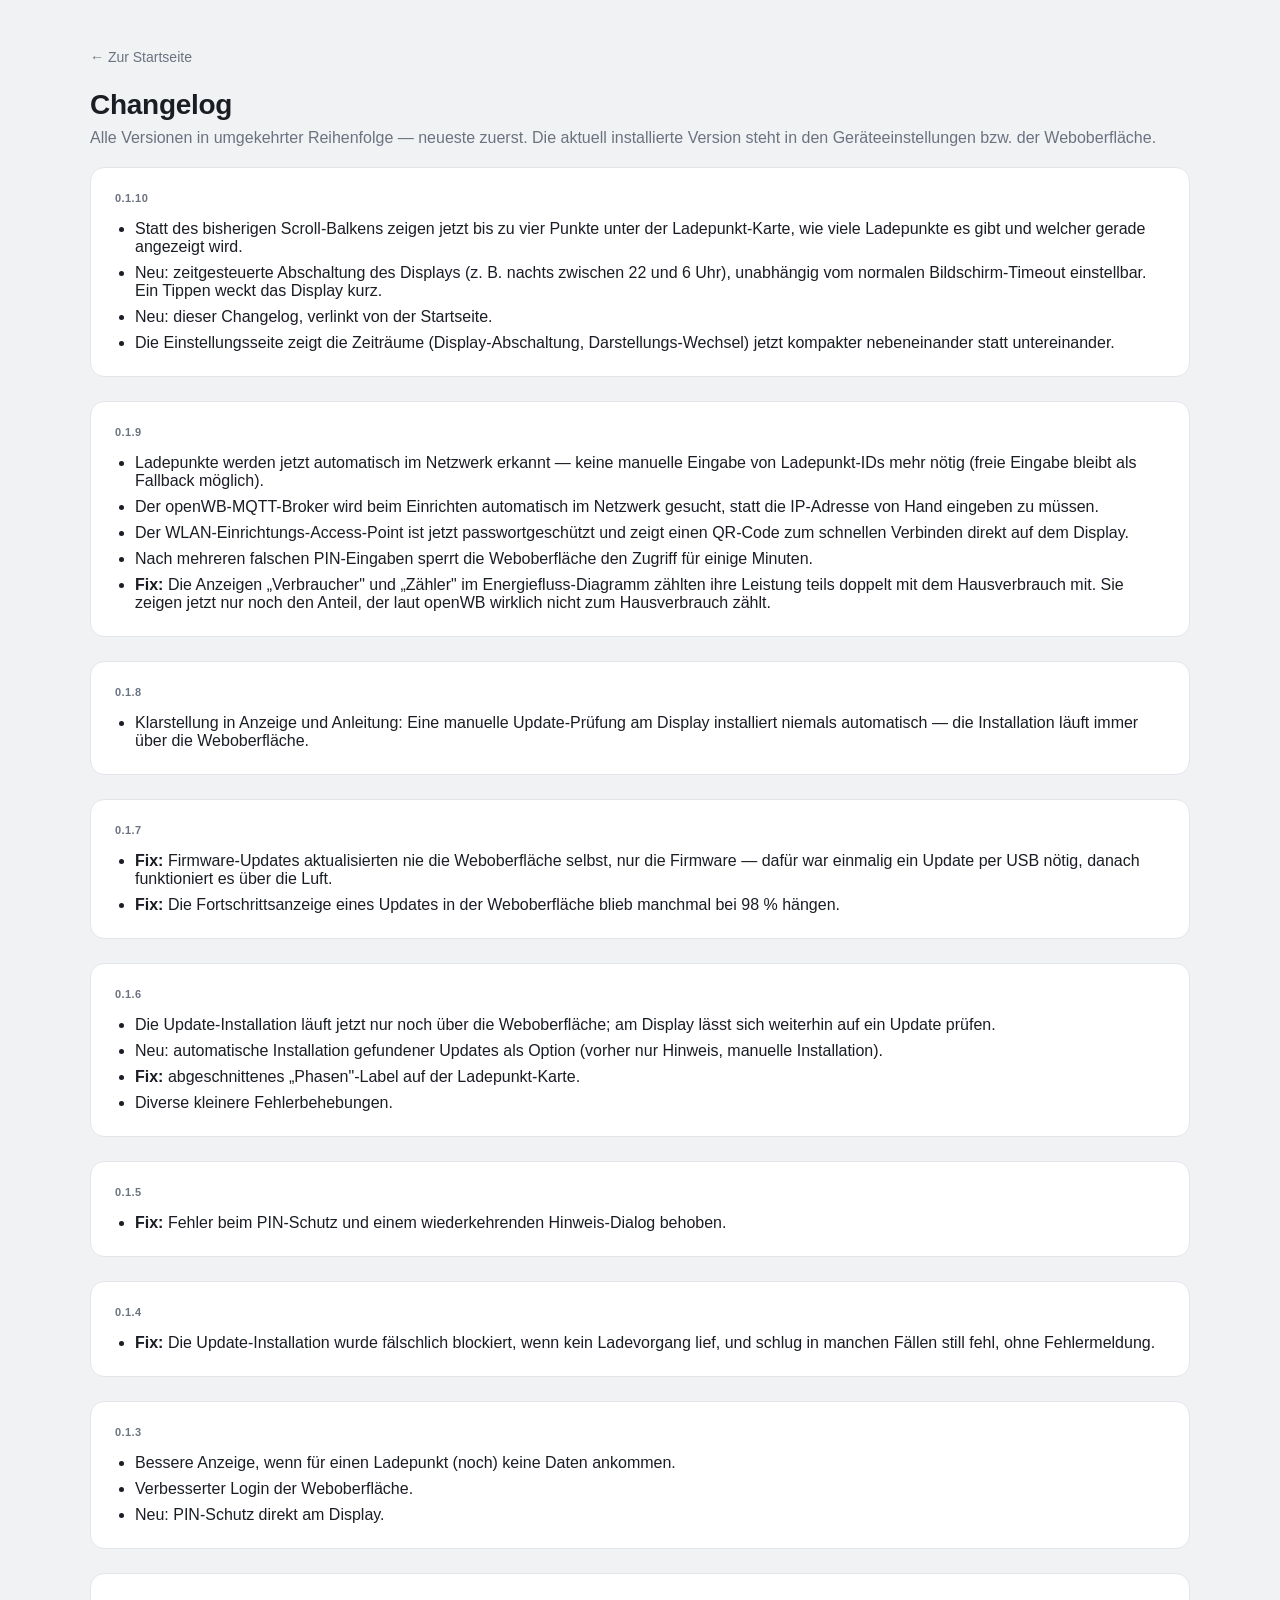
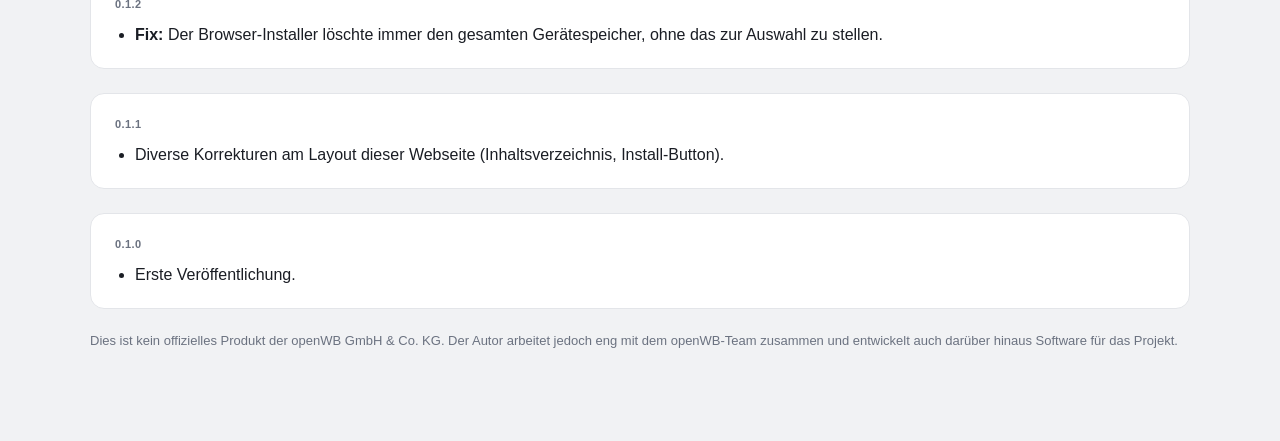
<file: docs/changelog/index.html>
<!doctype html>
<html lang="de">
<head>
<meta charset="utf-8" />
<meta name="viewport" content="width=device-width, initial-scale=1" />
<title>Changelog — openWB Simple Display</title>
<meta name="description" content="Alle Versionen des openWB Simple Display mit den jeweiligen Änderungen." />
<link rel="stylesheet" href="../assets/style.css" />
</head>
<body>
<main>
  <a class="back-link" href="../">&larr; Zur Startseite</a>
  <h1>Changelog</h1>
  <p class="subtitle">
    Alle Versionen in umgekehrter Reihenfolge — neueste zuerst. Die aktuell installierte
    Version steht in den Geräteeinstellungen bzw. der Weboberfläche.
  </p>

  <section class="panel" id="v0-1-10">
    <h2>0.1.10</h2>
    <ul>
      <li>Statt des bisherigen Scroll-Balkens zeigen jetzt bis zu vier Punkte unter der
        Ladepunkt-Karte, wie viele Ladepunkte es gibt und welcher gerade angezeigt wird.</li>
      <li>Neu: zeitgesteuerte Abschaltung des Displays (z.&nbsp;B. nachts zwischen 22 und
        6&nbsp;Uhr), unabhängig vom normalen Bildschirm-Timeout einstellbar. Ein Tippen
        weckt das Display kurz.</li>
      <li>Neu: dieser Changelog, verlinkt von der Startseite.</li>
      <li>Die Einstellungsseite zeigt die Zeiträume (Display-Abschaltung,
        Darstellungs-Wechsel) jetzt kompakter nebeneinander statt untereinander.</li>
    </ul>
  </section>

  <section class="panel" id="v0-1-9">
    <h2>0.1.9</h2>
    <ul>
      <li>Ladepunkte werden jetzt automatisch im Netzwerk erkannt — keine manuelle
        Eingabe von Ladepunkt-IDs mehr nötig (freie Eingabe bleibt als Fallback möglich).</li>
      <li>Der openWB-MQTT-Broker wird beim Einrichten automatisch im Netzwerk gesucht,
        statt die IP-Adresse von Hand eingeben zu müssen.</li>
      <li>Der WLAN-Einrichtungs-Access-Point ist jetzt passwortgeschützt und zeigt einen
        QR-Code zum schnellen Verbinden direkt auf dem Display.</li>
      <li>Nach mehreren falschen PIN-Eingaben sperrt die Weboberfläche den Zugriff für
        einige Minuten.</li>
      <li><strong>Fix:</strong> Die Anzeigen „Verbraucher" und „Zähler" im
        Energiefluss-Diagramm zählten ihre Leistung teils doppelt mit dem Hausverbrauch
        mit. Sie zeigen jetzt nur noch den Anteil, der laut openWB wirklich nicht zum
        Hausverbrauch zählt.</li>
    </ul>
  </section>

  <section class="panel" id="v0-1-8">
    <h2>0.1.8</h2>
    <ul>
      <li>Klarstellung in Anzeige und Anleitung: Eine manuelle Update-Prüfung am Display
        installiert niemals automatisch — die Installation läuft immer über die
        Weboberfläche.</li>
    </ul>
  </section>

  <section class="panel" id="v0-1-7">
    <h2>0.1.7</h2>
    <ul>
      <li><strong>Fix:</strong> Firmware-Updates aktualisierten nie die Weboberfläche
        selbst, nur die Firmware — dafür war einmalig ein Update per USB nötig, danach
        funktioniert es über die Luft.</li>
      <li><strong>Fix:</strong> Die Fortschrittsanzeige eines Updates in der
        Weboberfläche blieb manchmal bei 98&nbsp;% hängen.</li>
    </ul>
  </section>

  <section class="panel" id="v0-1-6">
    <h2>0.1.6</h2>
    <ul>
      <li>Die Update-Installation läuft jetzt nur noch über die Weboberfläche; am
        Display lässt sich weiterhin auf ein Update prüfen.</li>
      <li>Neu: automatische Installation gefundener Updates als Option (vorher nur
        Hinweis, manuelle Installation).</li>
      <li><strong>Fix:</strong> abgeschnittenes „Phasen"-Label auf der Ladepunkt-Karte.</li>
      <li>Diverse kleinere Fehlerbehebungen.</li>
    </ul>
  </section>

  <section class="panel" id="v0-1-5">
    <h2>0.1.5</h2>
    <ul>
      <li><strong>Fix:</strong> Fehler beim PIN-Schutz und einem wiederkehrenden
        Hinweis-Dialog behoben.</li>
    </ul>
  </section>

  <section class="panel" id="v0-1-4">
    <h2>0.1.4</h2>
    <ul>
      <li><strong>Fix:</strong> Die Update-Installation wurde fälschlich blockiert, wenn
        kein Ladevorgang lief, und schlug in manchen Fällen still fehl, ohne
        Fehlermeldung.</li>
    </ul>
  </section>

  <section class="panel" id="v0-1-3">
    <h2>0.1.3</h2>
    <ul>
      <li>Bessere Anzeige, wenn für einen Ladepunkt (noch) keine Daten ankommen.</li>
      <li>Verbesserter Login der Weboberfläche.</li>
      <li>Neu: PIN-Schutz direkt am Display.</li>
    </ul>
  </section>

  <section class="panel" id="v0-1-2">
    <h2>0.1.2</h2>
    <ul>
      <li><strong>Fix:</strong> Der Browser-Installer löschte immer den gesamten
        Gerätespeicher, ohne das zur Auswahl zu stellen.</li>
    </ul>
  </section>

  <section class="panel" id="v0-1-1">
    <h2>0.1.1</h2>
    <ul>
      <li>Diverse Korrekturen am Layout dieser Webseite (Inhaltsverzeichnis,
        Install-Button).</li>
    </ul>
  </section>

  <section class="panel" id="v0-1-0">
    <h2>0.1.0</h2>
    <ul>
      <li>Erste Veröffentlichung.</li>
    </ul>
  </section>

  <p class="disclaimer">
    Dies ist kein offizielles Produkt der openWB GmbH &amp; Co. KG. Der Autor arbeitet
    jedoch eng mit dem openWB-Team zusammen und entwickelt auch darüber hinaus Software
    für das Projekt.
  </p>
</main>
</body>
</html>
</file>
<file: docs/assets/style.css>
/* Design tokens kept in sync with src/web/www/style.css / theme_colors.h (the quartz theme). */
:root {
    --bg: #f1f2f4;
    --panel: #ffffff;
    --border: #e3e5e9;
    --text: #1a1d24;
    --muted: #6b7280;
    --accent: #2563eb;
    --accent-tint: rgba(37, 99, 235, 0.12);
    --pv: #1f9d55;
    --grid: #dc2626;
    --chargepoint: #2563eb;
    --battery: #eab308;
    --car: #0d9488;
    --consumer: #7c3aed;
    --radius: 14px;
}

@media (prefers-color-scheme: dark) {
    :root {
        --bg: #0a0b0d;
        --panel: #1f232b;
        --border: #343a46;
        --text: #e7e9ee;
        --muted: #9aa0ac;
        --accent-tint: rgba(91, 155, 255, 0.16);
        --pv: #3ec776;
        --grid: #f87171;
        --chargepoint: #5b9bff;
        --battery: #facc15;
        --car: #2dd4bf;
        --consumer: #a78bfa;
    }
}

* { box-sizing: border-box; }

body {
    margin: 0;
    padding: 48px 16px 80px;
    background: var(--bg);
    color: var(--text);
    font-family: -apple-system, BlinkMacSystemFont, "Segoe UI", Roboto, "Helvetica Neue",
        "Noto Sans", Arial, sans-serif;
}

main {
    max-width: 1100px;
    margin: 0 auto;
}

.brand-logo {
    display: block;
    height: 36px;
    width: auto;
    margin: 0 0 20px;
}

h1 {
    font-size: 1.75rem;
    letter-spacing: -0.01em;
    margin: 0 0 8px;
}

p.subtitle {
    color: var(--muted);
    margin: 0 0 20px;
}

.quicklinks {
    display: flex;
    flex-wrap: wrap;
    gap: 8px;
    margin: 0 0 32px;
}

.quicklinks a {
    display: inline-flex;
    align-items: center;
    padding: 6px 14px;
    border-radius: 999px;
    border: 1px solid var(--border);
    background: var(--panel);
    color: var(--accent);
    text-decoration: none;
    font-size: 0.8125rem;
    font-weight: 500;
}

.quicklinks a:hover {
    border-color: var(--accent);
}

.panel {
    background: var(--panel);
    border: 1px solid var(--border);
    border-radius: var(--radius);
    padding: 24px;
    margin-bottom: 24px;
    scroll-margin-top: 24px;
}

.panel h2 {
    font-size: 0.6875rem;
    text-transform: uppercase;
    letter-spacing: 0.04em;
    color: var(--muted);
    font-weight: 600;
    margin: 0 0 16px;
}

.panel ul, .panel ol {
    margin: 0;
    padding-left: 1.25em;
}

.panel li + li {
    margin-top: 8px;
}

.feature-list {
    list-style: none;
    padding-left: 0;
}

.feature-list li {
    position: relative;
    padding-left: 22px;
}

.feature-list li::before {
    content: "";
    position: absolute;
    left: 0;
    top: 0.5em;
    width: 9px;
    height: 9px;
    border-radius: 50%;
    background: var(--dot);
}

.feature-list li:nth-child(1) { --dot: var(--pv); }
.feature-list li:nth-child(2) { --dot: var(--chargepoint); }
.feature-list li:nth-child(3) { --dot: var(--car); }
.feature-list li:nth-child(4) { --dot: var(--battery); }
.feature-list li:nth-child(5) { --dot: var(--accent); }

.steps {
    list-style: none;
    padding-left: 0;
    counter-reset: step;
}

.steps li {
    position: relative;
    padding-left: 36px;
    counter-increment: step;
}

.steps li::before {
    content: counter(step);
    position: absolute;
    left: 0;
    top: -2px;
    width: 24px;
    height: 24px;
    border-radius: 50%;
    background: var(--accent-tint);
    color: var(--accent);
    font-size: 0.75rem;
    font-weight: 600;
    display: flex;
    align-items: center;
    justify-content: center;
}

.steps + p, .steps + .button {
    margin-top: 16px;
}

.screenshots {
    display: flex;
    flex-wrap: wrap;
    justify-content: center;
    gap: 16px;
    margin: 0 0 32px;
}

.screenshots figure {
    flex: 1 1 280px;
    max-width: 400px;
    margin: 0;
}

.screenshots img {
    width: 100%;
    height: auto;
    display: block;
    border: 1px solid var(--border);
    border-radius: var(--radius);
    cursor: zoom-in;
}

.screenshots figcaption {
    text-align: center;
    font-size: 0.8125rem;
    color: var(--muted);
    margin-top: 8px;
}

/* A device-bezel look for the hero screenshots — not a real product photo, just a
   styled frame so the flat screen captures read as "a physical display" rather than
   bare rectangles. */
.device-frame {
    position: relative;
    display: block;
    padding: 16px 16px 28px;
    background: linear-gradient(160deg, #3a3d44, #121316);
    border-radius: 34px;
    box-shadow:
        0 24px 48px -16px rgba(0, 0, 0, 0.4),
        0 2px 6px rgba(0, 0, 0, 0.18),
        inset 0 1px 0 rgba(255, 255, 255, 0.08);
}

.device-frame img {
    position: relative;
    width: 100%;
    height: auto;
    display: block;
    border: none;
    border-radius: 18px;
    cursor: zoom-in;
}

.device-frame::after {
    content: "";
    position: absolute;
    inset: 16px 16px auto;
    height: 40%;
    border-radius: 18px 18px 0 0;
    background: linear-gradient(180deg, rgba(255, 255, 255, 0.10), rgba(255, 255, 255, 0));
    pointer-events: none;
}

.lightbox {
    display: none;
    position: fixed;
    inset: 0;
    background: rgba(0, 0, 0, 0.8);
    align-items: center;
    justify-content: center;
    padding: 32px;
    cursor: zoom-out;
    z-index: 100;
}

.lightbox.open {
    display: flex;
}

.lightbox img {
    max-width: 100%;
    max-height: 100%;
    border-radius: var(--radius);
}

.button {
    display: inline-block;
    appearance: none;
    background: var(--accent);
    color: #fff;
    text-decoration: none;
    border: none;
    padding: 12px 20px;
    border-radius: 8px;
    font-weight: 500;
    font-size: 0.9375rem;
    cursor: pointer;
}

esp-web-install-button {
    display: block;
    margin-top: 16px;
}

.button:hover {
    background: color-mix(in srgb, var(--accent) 85%, black);
}

.status-row {
    display: flex;
    justify-content: space-between;
    gap: 16px;
    padding: 6px 0;
    font-size: 0.9375rem;
}

.status-row .value {
    font-weight: 600;
    text-align: right;
}

.status-row + .status-row {
    border-top: 1px solid var(--border);
}

.disclaimer {
    font-size: 0.8125rem;
    color: var(--muted);
}

code {
    background: var(--border);
    padding: 2px 6px;
    border-radius: 4px;
    font-size: 0.875em;
}

.funding-links {
    display: flex;
    flex-wrap: wrap;
    align-items: center;
    gap: 10px;
}

.funding-links img {
    display: block;
}

.back-link {
    display: inline-block;
    color: var(--muted);
    text-decoration: none;
    font-size: 0.875rem;
    margin-bottom: 24px;
}

.back-link:hover {
    color: var(--accent);
}

.legend {
    list-style: none;
    margin: 0;
    padding: 0;
    display: grid;
    gap: 10px;
}

.legend li {
    display: flex;
    align-items: baseline;
    gap: 10px;
}

.legend li + li {
    margin-top: 0;
}

.legend .dot {
    flex: none;
    width: 10px;
    height: 10px;
    border-radius: 50%;
    background: var(--dot, var(--accent));
    transform: translateY(-1px);
}

.legend .icon {
    flex: none;
    width: 22px;
    height: 22px;
}

.legend strong {
    font-weight: 600;
}

.toc {
    display: flex;
    flex-wrap: wrap;
    gap: 8px;
    margin: 0 0 32px;
    padding: 16px;
    list-style: none;
    background: var(--panel);
    border: 1px solid var(--border);
    border-radius: var(--radius);
}

.toc a {
    display: inline-flex;
    align-items: center;
    padding: 6px 14px;
    border-radius: 999px;
    border: 1px solid var(--border);
    background: var(--bg);
    color: var(--accent);
    text-decoration: none;
    font-size: 0.8125rem;
    font-weight: 500;
}

.toc a:hover {
    border-color: var(--accent);
}

h3 {
    font-size: 0.95rem;
    margin: 24px 0 8px;
}

.panel h3:first-child {
    margin-top: 0;
}

.note {
    background: var(--accent-tint);
    border-radius: 8px;
    padding: 12px 14px;
    font-size: 0.875rem;
    margin: 12px 0 0;
}
</file>
